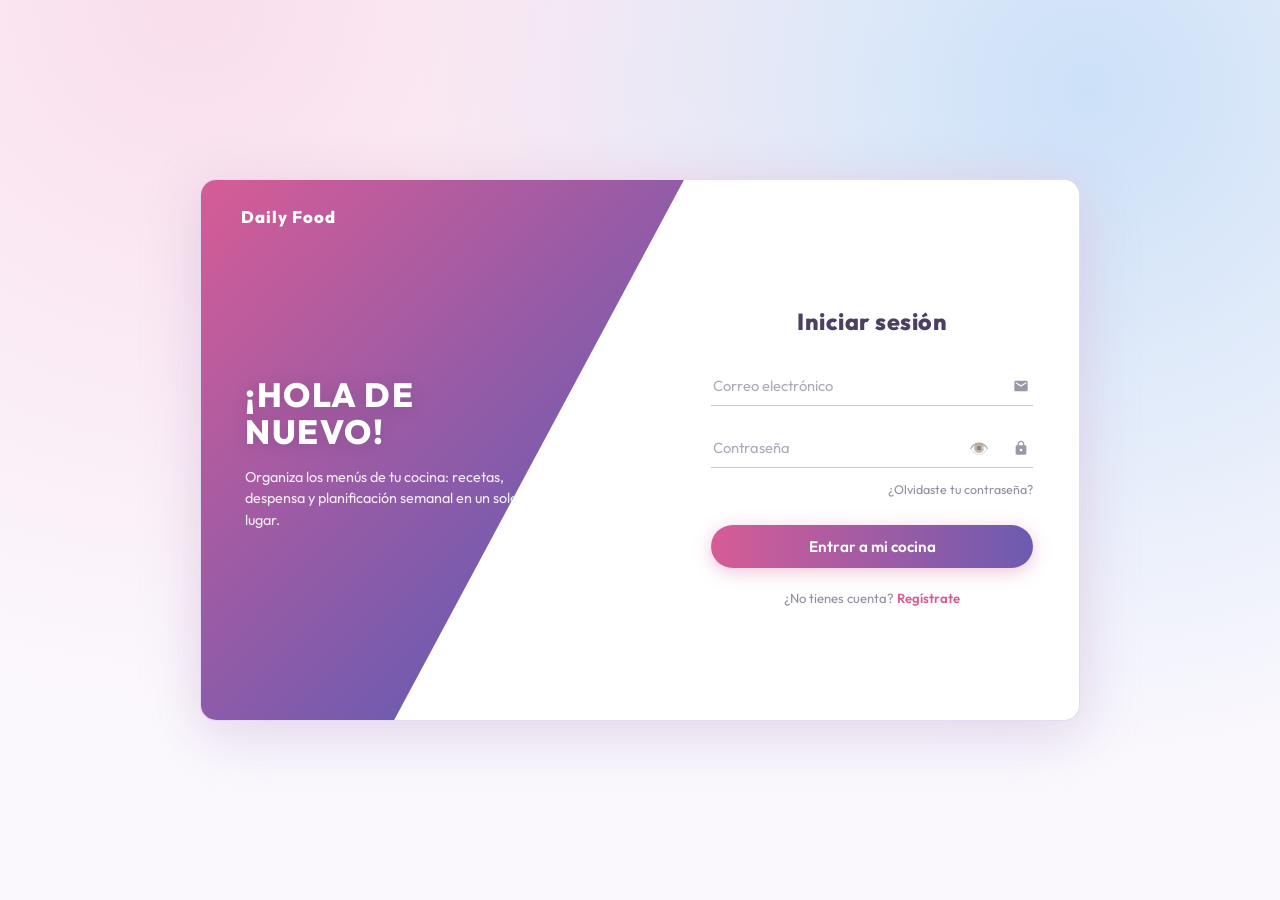
<file: FRONTEND/HTML/index.html>
<!DOCTYPE html>
<html lang="es">
<head>
    <meta charset="UTF-8" />
    <meta name="viewport" content="width=device-width, initial-scale=1.0" />
    <title>MenuChef · Organiza tus menús de cocina</title>
    <link rel="stylesheet" href="../CSS/index.css" />
</head>
<body>

    <main class="auth">
        <input type="radio" name="tab" id="tab-login" checked />
        <input type="radio" name="tab" id="tab-register" />

        <aside class="brand">
            <div class="logo">Daily Food</div>
            <h1 class="t t-login">¡Hola de<br />nuevo!</h1>
            <h1 class="t t-register">Únete a<br />Daily Food</h1>
            <p class="t t-login">Organiza los menús de tu cocina: recetas, despensa y planificación semanal en un solo lugar.</p>
            <p class="t t-register">Crea tu cuenta gratis y empieza a planificar los menús de tu cocina hoy mismo.</p>
        </aside>

        <section class="panel">

            <!-- LOGIN -->
            <form class="form form-login" id="form-login" action="#" method="post">
                <h2>Iniciar sesión</h2>

                <div class="field">
                    <label class="sr-only" for="login-email">Correo electrónico</label>
                    <input type="email" id="login-email" placeholder="Correo electrónico" required />
                    <span class="icon"><svg viewBox="0 0 24 24"><path d="M20 4H4c-1.1 0-2 .9-2 2v12c0 1.1.9 2 2 2h16c1.1 0 2-.9 2-2V6c0-1.1-.9-2-2-2zm0 4-8 5-8-5V6l8 5 8-5v2z" /></svg></span>
                </div>

                <div class="field">
                    <label class="sr-only" for="login-pass">Contraseña</label>
                    <input type="password" id="login-pass" placeholder="Contraseña" required />
                    <!-- ➕ botón mostrar/ocultar -->
                    <button type="button" class="toggle-pass" data-target="login-pass" title="Mostrar/ocultar" tabindex="-1">👁️</button>
                    <span class="icon"><svg viewBox="0 0 24 24"><path d="M18 8h-1V6c0-2.8-2.2-5-5-5S7 3.2 7 6v2H6c-1.1 0-2 .9-2 2v10c0 1.1.9 2 2 2h12c1.1 0 2-.9 2-2V10c0-1.1-.9-2-2-2zm-6 9c-1.1 0-2-.9-2-2s.9-2 2-2 2 .9 2 2-.9 2-2 2zm3.1-9H8.9V6c0-1.7 1.4-3.1 3.1-3.1s3.1 1.4 3.1 3.1v2z" /></svg></span>
                </div>

                <a class="forgot" href="#">¿Olvidaste tu contraseña?</a>
                <button type="submit" class="btn">Entrar a mi cocina</button>
                <p class="swap">¿No tienes cuenta? <label for="tab-register">Regístrate</label></p>
            </form>

            <!-- REGISTRO -->
            <form class="form form-register" id="form-register" action="#" method="post">
                <h2>Crear cuenta</h2>

                <div class="field">
                    <label class="sr-only" for="reg-nombre">Nombre completo</label>
                    <input type="text" id="reg-nombre" placeholder="Nombre completo" required />
                    <span class="icon"><svg viewBox="0 0 24 24"><path d="M12 12c2.7 0 5-2.3 5-5s-2.3-5-5-5-5 2.3-5 5 2.3 5 5 5zm0 2c-3.3 0-10 1.7-10 5v3h20v-3c0-3.3-6.7-5-10-5z" /></svg></span>
                </div>

                <div class="field">
                    <label class="sr-only" for="reg-email">Correo electrónico</label>
                    <input type="email" id="reg-email" placeholder="Correo electrónico" required />
                    <span class="icon"><svg viewBox="0 0 24 24"><path d="M20 4H4c-1.1 0-2 .9-2 2v12c0 1.1.9 2 2 2h16c1.1 0 2-.9 2-2V6c0-1.1-.9-2-2-2zm0 4-8 5-8-5V6l8 5 8-5v2z" /></svg></span>
                </div>

                <div class="field">
                    <label class="sr-only" for="reg-pass">Contraseña</label>
                    <input type="password" id="reg-pass" placeholder="Contraseña" minlength="8" required />
                    <!-- ➕ botón mostrar/ocultar -->
                    <button type="button" class="toggle-pass" data-target="reg-pass" title="Mostrar/ocultar" tabindex="-1">👁️</button>
                    <span class="icon"><svg viewBox="0 0 24 24"><path d="M18 8h-1V6c0-2.8-2.2-5-5-5S7 3.2 7 6v2H6c-1.1 0-2 .9-2 2v10c0 1.1.9 2 2 2h12c1.1 0 2-.9 2-2V10c0-1.1-.9-2-2-2zm-6 9c-1.1 0-2-.9-2-2s.9-2 2-2 2 .9 2 2-.9 2-2 2zm3.1-9H8.9V6c0-1.7 1.4-3.1 3.1-3.1s3.1 1.4 3.1 3.1v2z" /></svg></span>
                </div>

                <button type="submit" class="btn">Crear cuenta</button>
                <p class="swap">¿Ya tienes cuenta? <label for="tab-login">Inicia sesión</label></p>
            </form>
        </section>
    </main>

    <script src="../JS/api.js"></script>
    <script src="../JS/toast.js"></script>
    <script src="../JS/login.js"></script>
</body>
</html>
</file>
<file: FRONTEND/CSS/index.css>
@import url('https://fonts.googleapis.com/css2?family=Outfit:wght@400;600;800&display=swap');

/* ===== PALETA PASTEL DREAMLAND ===== */
:root{
  --lila:       #B5A8DB;
  --rosa-claro: #F8C8DD;
  --rosa:       #F592B8;
  --azul-claro: #A8D3F5;
  --azul:       #93C4F1;
  /* Derivados profundos para legibilidad */
  --tinta:      #4B3F63;
  --rosa-texto: #D65C96;
  --lila-texto: #6C5BB1;
  --azul-texto: #4A8FD4;
  --card:       #FFFFFF;
  --linea:      rgba(75,63,99,.12);
}

*{ margin:0; padding:0; box-sizing:border-box; }

body{
  font-family:'Outfit', system-ui, sans-serif;
  min-height:100vh;
  display:flex; align-items:center; justify-content:center;
  padding:24px;
  background:
    radial-gradient(circle at 15% 0%, rgba(248,200,221,.55), transparent 50%),
    radial-gradient(circle at 85% 10%, rgba(147,196,241,.45), transparent 50%),
    #FBF8FD;
  color:var(--tinta);
}

/* ===== TARJETA CON BORDE SUAVE ===== */
.auth{
  width:min(880px, 100%);
  min-height:540px;
  position:relative;
  background:var(--card);
  border:1px solid rgba(181,168,219,.4);
  border-radius:16px;
  box-shadow:0 20px 60px rgba(181,168,219,.3), 0 0 40px rgba(248,200,221,.35);
  overflow:hidden;
}

    .auth > input[type="radio"]{
      position:absolute;
      opacity:0;
      pointer-events:none;
    }

/* ===== PANEL IZQUIERDO (DIAGONAL) ===== */
.brand{
  position:absolute;
  inset:0;
  clip-path:polygon(0 0, 55% 0, 22% 100%, 0 100%);
  /* Tonos profundos de la misma paleta para que el texto blanco se lea */
  background:linear-gradient(135deg, var(--rosa-texto), var(--lila-texto) 55%, var(--azul-texto));
  display:flex;
  flex-direction:column;
  justify-content:center;
  gap:16px;
  padding:56px 0 48px 44px;
}

.logo{
  position:absolute;
  top:26px; left:40px;
  font-weight:800; letter-spacing:1px; font-size:1.05rem;
  color:#fff;
}

.brand h1{
  font-size:2.1rem; font-weight:800;
  text-transform:uppercase; letter-spacing:1.5px; line-height:1.1;
  color:#fff;
  text-shadow:0 2px 14px rgba(75,63,99,.25);
}

.brand p{
  max-width:32ch;
  font-size:.9rem; line-height:1.5;
  color:rgba(255,255,255,.9);
}

/* Textos que cambian según la pestaña */
#tab-login:checked ~ .brand .t-register,
#tab-register:checked ~ .brand .t-login{ display:none; }

/* ===== PANEL DERECHO ===== */
.panel{
  position:relative;
  margin-left:57%; width:43%;
  min-height:540px;
  padding:52px 46px 40px 10px;
  display:flex; flex-direction:column; justify-content:center;
}

.form{ display:none; flex-direction:column; gap:22px; animation:aparecer .4s ease; }

@keyframes aparecer{ from{ opacity:0; transform:translateY(10px); } }

#tab-login:checked ~ .panel .form-login,
#tab-register:checked ~ .panel .form-register{ display:flex; }

.form h2{
  text-align:center;
  font-size:1.45rem; font-weight:800; letter-spacing:.5px;
  color:var(--tinta);
  margin-bottom:8px;
}

/* ===== INPUTS MINIMALISTAS (solo línea inferior) ===== */
.field{ position:relative; }

    .field input{
      width:100%;
      background:transparent;
      border:none;
      border-bottom:1px solid rgba(75,63,99,.3);
      padding:10px 30px 10px 2px;
      font:inherit; font-size:.92rem;
      color:var(--tinta);
      caret-color:var(--rosa-texto);
      transition:border-color .25s;
    }

        .field input::placeholder{ color:rgba(75,63,99,.45); }

        .field input:focus{
          outline:none;
          border-bottom-color:var(--rosa-texto);
        }

.icon{
  position:absolute; right:4px; top:50%;
  transform:translateY(-50%);
  color:rgba(75,63,99,.55);
  pointer-events:none;
  transition:color .25s;
}

    .icon svg{ width:16px; height:16px; fill:currentColor; display:block; }

.field:focus-within .icon{ color:var(--rosa-texto); }

.forgot{
  align-self:flex-end;
  margin-top:-8px;
  font-size:.78rem;
  color:rgba(75,63,99,.6);
  text-decoration:none;
}

    .forgot:hover{
      color:var(--rosa-texto);
      text-decoration:underline;
    }

/* ===== BOTÓN PÍLDORA CON DEGRADADO ===== */
.btn{
  margin-top:6px;
  padding:12px;
  border:none; border-radius:999px;
  background:linear-gradient(90deg, var(--rosa-texto), var(--lila-texto));
  color:#fff;
  font:inherit; font-weight:600; font-size:.95rem;
  cursor:pointer;
  box-shadow:0 4px 18px rgba(214,92,150,.35);
  transition:filter .25s, transform .15s;
}

    .btn:hover{ filter:brightness(1.1); }

    .btn:active{ transform:scale(.98); }

/* ===== ENLACE PARA CAMBIAR DE FORMULARIO ===== */
.swap{
  text-align:center;
  font-size:.82rem;
  color:rgba(75,63,99,.6);
}

    .swap label{
      color:var(--rosa-texto);
      font-weight:600;
      cursor:pointer;
    }

        .swap label:hover{ text-decoration:underline; }

/* Accesibilidad: label oculto pero disponible para lectores de pantalla */
.sr-only{
  position:absolute;
  width:1px; height:1px; margin:-1px;
  overflow:hidden; clip:rect(0 0 0 0); white-space:nowrap;
}

/* ===== RESPONSIVE ===== */
@media (max-width:760px){
  .brand{
    position:relative; inset:auto;
    clip-path:none;
    padding:28px 28px 22px;
    gap:10px;
  }

  .logo{ position:static; margin-bottom:4px; }

  .brand h1{ font-size:1.5rem; }

  .panel{
    margin:0; width:100%;
    min-height:auto;
    padding:36px 28px;
  }
}

/* Necesario para que el botón se posicione dentro del campo */
.field{ position: relative; }

/* Botón mostrar/ocultar contraseña */
.toggle-pass{
  position: absolute;
  right: 40px;            /* deja espacio para el SVG del candado */
  top: 50%;
  transform: translateY(-50%);
  background: transparent;
  border: none;
  cursor: pointer;
  font-size: 1rem;
  opacity: .55;
  padding: 4px;
  transition: opacity .2s;
}
.toggle-pass:hover{ opacity: 1; }
</file>
<file: FRONTEND/CSS/menu.css>
@import url('https://fonts.googleapis.com/css2?family=Outfit:wght@400;600;800&display=swap');

/* ===== PALETA PASTEL DREAMLAND ===== */
:root{
  --lila:       #B5A8DB;
  --rosa-claro: #F8C8DD;
  --rosa:       #F592B8;
  --azul-claro: #A8D3F5;
  --azul:       #93C4F1;
  /* Derivados para legibilidad sobre fondo claro */
  --tinta:      #4B3F63;  /* texto principal */
  --rosa-texto: #D65C96;
  --lila-texto: #6C5BB1;
  --azul-texto: #4A8FD4;
  --card:       #FFFFFF;
  --linea:      rgba(75,63,99,.12);
}

*{ margin:0; padding:0; box-sizing:border-box; }

body{
  font-family:'Outfit', system-ui, sans-serif;
  min-height:100vh;
  background:
    radial-gradient(circle at 15% 0%, rgba(248,200,221,.55), transparent 50%),
    radial-gradient(circle at 85% 10%, rgba(147,196,241,.45), transparent 50%),
    #FBF8FD;
  color:var(--tinta);
  padding-bottom:60px;
}

/* ===== BARRA SUPERIOR ===== */
.topbar{
  display:flex; justify-content:space-between; align-items:center;
  padding:14px 28px;
  background:rgba(255,255,255,.65);
  backdrop-filter:blur(8px);
  border-bottom:1px solid var(--linea);
}

.logo{
  font-weight:800; letter-spacing:1px;
  color:var(--tinta); text-decoration:none;
  display:flex; align-items:center; gap:9px;
}

    .logo::before{
      content:"";
      width:10px; height:10px; border-radius:50%;
      background:var(--rosa);
    }

nav{ display:flex; gap:8px; }

    nav a{
      color:rgba(75,63,99,.7);
      text-decoration:none;
      font-size:.9rem; font-weight:600;
      padding:7px 14px; border-radius:999px;
      transition:.25s;
    }

        nav a:hover{ color:var(--tinta); }

        nav a.active{
          background:linear-gradient(90deg, var(--rosa-texto), var(--lila-texto));
          color:#fff;
        }


/* ===== FRANJA + BOTÓN FLOTANTE ===== */
.hero{
  position:relative; height:110px;
  background:var(--azul);
}
.fab{
  position:absolute; left:50%; top:100%;
  transform:translate(-50%,-50%);
  width:116px; height:116px; border-radius:50%;
  background:var(--lila);
  color:#fff;
  border:none; cursor:pointer; z-index:2;
  display:flex; flex-direction:column; align-items:center; justify-content:center; gap:2px;
  font:inherit; font-weight:600; font-size:.85rem;
  box-shadow:0 10px 30px rgba(245,146,184,.45), 0 0 25px rgba(181,168,219,.5);
  transition:transform .2s, box-shadow .2s;
}
.fab strong{ font-size:1.3rem; font-weight:800; }
.fab:hover{
  transform:translate(-50%,-50%) scale(1.06);
  box-shadow:0 12px 34px rgba(245,146,184,.6), 0 0 36px rgba(181,168,219,.7);
}

/* ===== TARJETA DEL CALENDARIO ===== */
.wrap{ max-width:1000px; margin:86px auto 0; padding:0 20px; }
.cal-card{
  background:var(--card);
  border:1px solid rgba(181,168,219,.35);
  border-radius:20px;
  box-shadow:0 20px 60px rgba(181,168,219,.25), 0 0 40px rgba(248,200,221,.2);
  padding:28px 28px 24px;
  overflow:hidden;
}

.cal-head{ display:flex; align-items:center; gap:12px; margin-bottom:18px; }
.cal-title{ flex:1; display:flex; align-items:baseline; justify-content:space-between; gap:16px; }
#txt-mes{ font-size:2rem; font-weight:600; text-transform:lowercase; letter-spacing:1px; color:var(--tinta); }
.anio{
  font-size:2.2rem; font-weight:800;
  background:linear-gradient(90deg, var(--rosa-texto), var(--azul-texto));
  -webkit-background-clip:text; background-clip:text; color:transparent;
}
.nav-btn{
  width:40px; height:40px; border-radius:50%;
  background:transparent; border:1px solid rgba(75,63,99,.2);
  color:var(--tinta); font-size:1rem; cursor:pointer; transition:.25s;
}
.nav-btn:hover{ background:var(--rosa); border-color:var(--rosa); color:#fff; }

/* Días de la semana */
.week{
  display:grid; grid-template-columns:repeat(7,1fr);
  background:rgba(181,168,219,.18);
  border:1px solid var(--linea); border-bottom:none;
  border-radius:10px 10px 0 0; overflow:hidden;
}
.week span{
  padding:10px 4px; text-align:center;
  font-size:.75rem; font-weight:600; letter-spacing:.5px;
  color:rgba(75,63,99,.75);
  border-left:1px solid var(--linea);
}
.week span:first-child{ border-left:none; }

/* Rejilla de días */
.grid{
  display:grid; grid-template-columns:repeat(7,1fr);
  border-left:1px solid var(--linea); border-bottom:1px solid var(--linea);
}
.dia{
  min-height:96px; padding:6px;
  border-top:1px solid var(--linea); border-right:1px solid var(--linea);
  display:flex; flex-direction:column; gap:4px;
  cursor:pointer; transition:background .2s;
}
.dia:hover{ background:rgba(248,200,221,.25); }
.dia .num{ align-self:flex-end; font-size:.8rem; font-weight:600; color:rgba(75,63,99,.8); }
.dia.otro{ opacity:.35; cursor:default; }
.dia.hoy{ box-shadow:inset 0 0 0 1.5px var(--rosa); }
.dia.hoy .num{ color:var(--rosa-texto); font-weight:800; }

/* Etiquetas de platos: lila = desayuno, rosa = comida, azul = cena */
.chip{
  display:flex; align-items:center; gap:4px;
  font-size:.68rem; padding:3px 7px; border-radius:999px;
  white-space:nowrap; overflow:hidden; text-overflow:ellipsis;
  border:1px solid transparent;
}
.chip::after{ content:"×"; margin-left:auto; opacity:0; transition:opacity .2s; }
.chip:hover::after{ opacity:1; }
.t-desayuno{ background:rgba(181,168,219,.25); border-color:rgba(108,91,177,.45); color:var(--lila-texto); }
.t-comida{ background:rgba(245,146,184,.18); border-color:rgba(214,92,150,.45); color:var(--rosa-texto); }
.t-cena{ background:rgba(147,196,241,.25); border-color:rgba(74,143,212,.45); color:var(--azul-texto); }

/* Leyenda */
.legend{
  display:flex; gap:20px; justify-content:center; align-items:center;
  padding:12px 0 4px; font-size:.75rem; color:rgba(75,63,99,.7);
}
.dot{ width:10px; height:10px; border-radius:50%; display:inline-block; margin-right:6px; vertical-align:middle; }
.d-desayuno{ background:var(--lila); }
.d-comida{ background:var(--rosa); }
.d-cena{ background:var(--azul); }

/* Notas */
.notes{ margin-top:10px; border-top:1px solid var(--linea); padding-top:14px; }
.notes h4{ font-size:.85rem; font-weight:600; letter-spacing:.5px; color:rgba(75,63,99,.75); margin-bottom:8px; }
.notes textarea{
  width:100%; resize:vertical;
  background:rgba(181,168,219,.08);
  border:1px solid var(--linea); border-radius:12px;
  color:var(--tinta); font:inherit; font-size:.88rem;
  padding:10px 12px;
}
.notes textarea::placeholder{ color:rgba(75,63,99,.4); }
.notes textarea:focus{
  outline:none; border-color:var(--lila);
  box-shadow:0 0 0 3px rgba(181,168,219,.3);
}

/* ===== MODAL ===== */
.modal{
  position:fixed; inset:0; z-index:10; padding:20px;
  background:rgba(75,63,99,.35); backdrop-filter:blur(4px);
  display:flex; align-items:center; justify-content:center;
  opacity:0; pointer-events:none; transition:opacity .25s;
}
.modal.open{ opacity:1; pointer-events:auto; }
.modal-card{
  width:min(420px,100%);
  background:var(--card);
  border:1px solid rgba(245,146,184,.5);
  border-radius:20px;
  box-shadow:0 0 40px rgba(245,146,184,.25);
  padding:26px;
  transform:translateY(12px); transition:transform .25s;
  color:var(--tinta);
}
.modal.open .modal-card{ transform:none; }
.modal-card h3{ margin-bottom:18px; font-size:1.2rem; }

.campo{
  display:flex; flex-direction:column; gap:6px; margin-bottom:14px;
  font-size:.8rem; font-weight:600; color:rgba(75,63,99,.75);
}
.campo input, .campo select{
  background:rgba(181,168,219,.1);
  border:1px solid var(--linea); border-radius:10px;
  padding:10px 12px; color:var(--tinta);
  font:inherit; font-size:.9rem; color-scheme:light;
}
.campo input::placeholder{ color:rgba(75,63,99,.4); }
.campo input:focus, .campo select:focus{
  outline:none; border-color:var(--rosa);
  box-shadow:0 0 0 3px rgba(245,146,184,.25);
}

.acciones{ display:flex; gap:10px; justify-content:flex-end; margin-top:6px; }
.btn{
  padding:10px 18px; border:none; border-radius:999px;
  background:linear-gradient(90deg, var(--rosa), var(--lila));
  color:#fff; font:inherit; font-weight:600; font-size:.88rem;
  cursor:pointer; transition:filter .2s;
}
.btn:hover{ filter:brightness(1.08); }
.btn.ghost{ background:transparent; border:1px solid rgba(75,63,99,.25); color:var(--tinta); }
.btn.ghost:hover{ border-color:var(--tinta); }

/* ===== RESPONSIVE ===== */
@media (max-width:700px){
  .wrap{ margin-top:70px; }
  .fab{ width:96px; height:96px; font-size:.75rem; }
  #txt-mes{ font-size:1.4rem; }
  .anio{ font-size:1.5rem; }
  .week span{ font-size:.6rem; }
  .dia{ min-height:64px; }
  .chip{ font-size:.6rem; padding:2px 5px; }
}

.error{
    min-height:1.2em;
    text-align:center;
    font-size:.8rem;
    color:var(--rosa-texto);
}
.sugerencias{ display:flex; gap:8px; flex-wrap:wrap; margin-top:4px; }
.sugerencia{
  background:linear-gradient(90deg, rgba(214,92,150,.15), rgba(108,91,177,.15));
  border:1px solid rgba(214,92,150,.5);
  color:var(--rosa-texto);
  border-radius:999px; padding:7px 14px;
  font:inherit; font-size:.8rem; font-weight:600; cursor:pointer;
  transition:.2s;
}
.sugerencia:hover{ background:var(--rosa-texto); color:#fff; }
.mini{ font-size:.75rem; color:rgba(75,63,99,.5); }
</file>
<file: FRONTEND/CSS/comida.css>
.titulo{ font-size:1.2rem; margin-bottom:16px; }

.lista{ display:flex; flex-direction:column; gap:10px; }

.item{
  display:flex; align-items:center; gap:12px;
  background:rgba(181,168,219,.1);
  border:1px solid var(--linea);
  border-radius:12px; padding:12px 14px;
}
.item .info{ flex:1; }
.item .nombre{ font-weight:600; }
.item .detalle{ font-size:.78rem; color:rgba(75,63,99,.6); margin-top:2px; }

.btn-borrar{
  background:transparent; border:1px solid rgba(224,86,74,.5); color:#E0564A;
  border-radius:999px; padding:6px 12px; font:inherit; font-size:.75rem; cursor:pointer;
  transition:.2s;
}
.btn-borrar:hover{ background:#E0564A; color:#fff;}

.vacio{ text-align:center; color:rgba(75,63,99,.5); font-size:.85rem; padding:20px 0; }
</file>
<file: FRONTEND/CSS/perfil.css>
@import url('https://fonts.googleapis.com/css2?family=Outfit:wght@400;600;800&display=swap');

/* ===== PALETA PASTEL DREAMLAND ===== */
:root{
  --lila:       #B5A8DB;
  --rosa-claro: #F8C8DD;
  --rosa:       #F592B8;
  --azul-claro: #A8D3F5;
  --azul:       #93C4F1;
  --tinta:      #4B3F63;
  --rosa-texto: #D65C96;
  --lila-texto: #6C5BB1;
  --azul-texto: #4A8FD4;
  --peligro:    #E0564A; /* coral para acciones destructivas */
  --card:       #FFFFFF;
  --linea:      rgba(75,63,99,.12);
}

*{ margin:0; padding:0; box-sizing:border-box; }

body{
  font-family:'Outfit', system-ui, sans-serif;
  min-height:100vh;
  background:
    radial-gradient(circle at 15% 0%, rgba(248,200,221,.55), transparent 50%),
    radial-gradient(circle at 85% 10%, rgba(147,196,241,.45), transparent 50%),
    #FBF8FD;
  color:var(--tinta);
  padding-bottom:80px;
}

/* ===== BARRA SUPERIOR ===== */
.topbar{
  display:flex; justify-content:space-between; align-items:center;
  padding:14px 28px;
  background:rgba(255,255,255,.65);
  backdrop-filter:blur(8px);
  border-bottom:1px solid var(--linea);
}

.logo{
  font-weight:800; letter-spacing:1px;
  color:var(--tinta); text-decoration:none;
  display:flex; align-items:center; gap:9px;
}

    .logo::before{
      content:"";
      width:10px; height:10px; border-radius:50%;
      background:var(--rosa);
    }

nav{ display:flex; gap:8px; }

    nav a{
      color:rgba(75,63,99,.7);
      text-decoration:none;
      font-size:.9rem; font-weight:600;
      padding:7px 14px; border-radius:999px;
      transition:.25s;
    }

        nav a:hover{ color:var(--tinta); }

        nav a.active{
          background:linear-gradient(90deg, var(--rosa-texto), var(--lila-texto));
          color:#fff;
        }

/* ===== TARJETAS ===== */
.wrap{
  max-width:760px;
  margin:40px auto 0;
  padding:0 20px;
  display:flex; flex-direction:column; gap:22px;
}

.card{
  background:var(--card);
  border:1px solid rgba(181,168,219,.35);
  border-radius:20px;
  box-shadow:0 20px 60px rgba(181,168,219,.25), 0 0 40px rgba(248,200,221,.2);
  padding:28px;
}

/* Cabecera de perfil */
.perfil-head{
  display:flex; gap:24px; align-items:center; flex-wrap:wrap;
  padding-bottom:22px;
  border-bottom:1px solid var(--linea);
}

.avatar-wrap{ display:flex; flex-direction:column; align-items:center; gap:10px; }

.avatar{
  width:96px; height:96px; border-radius:50%;
  background:linear-gradient(135deg, var(--lila), var(--rosa));
  background-size:cover; background-position:center;
  border:2px solid var(--rosa);
  box-shadow:0 0 25px rgba(245,146,184,.35);
  display:flex; align-items:center; justify-content:center;
  font-size:2rem; font-weight:800;
  color:#fff; text-shadow:0 1px 8px rgba(75,63,99,.3);
}

.mini-btn{
  font-size:.72rem; padding:5px 10px; border-radius:999px;
  cursor:pointer;
  color:var(--tinta);
  background:rgba(181,168,219,.15);
  border:1px solid var(--linea);
  transition:.25s;
}

    .mini-btn:hover{
      border-color:var(--rosa-texto);
      color:var(--rosa-texto);
    }

.perfil-id h1{ font-size:1.5rem; }

.perfil-id p{
  color:rgba(75,63,99,.65);
  font-size:.9rem;
  margin:4px 0 10px;
}

.chips{ display:flex; gap:8px; flex-wrap:wrap; }

.chip-info{
  font-size:.75rem; padding:5px 12px; border-radius:999px;
  background:rgba(181,168,219,.2);
  border:1px solid rgba(108,91,177,.4);
  color:var(--lila-texto);
}

/* Formulario */
.datos{ padding-top:22px; display:flex; flex-direction:column; gap:16px; }

h2{ font-size:1.05rem; letter-spacing:.5px; }

    h2.seg{ margin-top:8px; }

.grid-2{ display:grid; grid-template-columns:1fr 1fr; gap:14px; }

.campo{
  display:flex; flex-direction:column; gap:6px;
  font-size:.8rem; font-weight:600;
  color:rgba(75,63,99,.75);
}

    .campo input{
      background:rgba(181,168,219,.1);
      border:1px solid var(--linea); border-radius:10px;
      padding:10px 12px;
      color:var(--tinta);
      font:inherit; font-size:.9rem;
    }

        .campo input:focus{
          outline:none;
          border-color:var(--rosa);
          box-shadow:0 0 0 3px rgba(245,146,184,.25);
        }

/* Botones */
.acciones{ display:flex; justify-content:flex-end; gap:10px; margin-top:6px; }

.btn{
  padding:10px 18px; border:none; border-radius:999px;
  background:linear-gradient(90deg, var(--rosa-texto), var(--lila-texto));
  color:#fff;
  font:inherit; font-weight:600; font-size:.88rem;
  cursor:pointer;
  transition:filter .2s, box-shadow .2s;
}

    .btn:hover{ filter:brightness(1.1); }

    .btn.ghost{
      background:transparent;
      border:1px solid rgba(75,63,99,.25);
      color:var(--tinta);
    }

        .btn.ghost:hover{ border-color:var(--tinta); }

    .btn.danger{
      background:transparent;
      border:1px solid var(--peligro);
      color:var(--peligro);
    }

        .btn.danger:hover:not(:disabled){
          background:var(--peligro);
          color:#fff;
          box-shadow:0 0 20px rgba(224,86,74,.4);
        }

    .btn:disabled{ opacity:.4; cursor:not-allowed; }

.danger-card{ border-color:rgba(224,86,74,.4); }

    .danger-card p{
      font-size:.85rem;
      color:rgba(75,63,99,.6);
      margin:8px 0 14px;
    }

/* ===== MODALES ===== */
.modal{
  position:fixed; inset:0; z-index:10; padding:20px;
  background:rgba(75,63,99,.35);
  backdrop-filter:blur(4px);
  display:flex; align-items:center; justify-content:center;
  opacity:0; pointer-events:none;
  transition:opacity .25s;
}

    .modal.open{ opacity:1; pointer-events:auto; }

.modal-card{
  width:min(420px,100%);
  background:var(--card);
  border:1px solid rgba(245,146,184,.5);
  border-radius:20px;
  box-shadow:0 0 40px rgba(245,146,184,.25);
  padding:26px;
  transform:translateY(12px);
  transition:transform .25s;
  color:var(--tinta);
}

.modal.open .modal-card{ transform:none; }

.modal-card h3{ font-size:1.2rem; }

.modal-card p{
  font-size:.88rem;
  color:rgba(75,63,99,.7);
  margin:10px 0 16px;
}

.input-confirm{
  width:100%; margin-bottom:14px; letter-spacing:1px;
  background:rgba(181,168,219,.1);
  border:1px solid var(--linea); border-radius:10px;
  padding:10px 12px;
  color:var(--tinta);
  font:inherit; font-size:.9rem;
}

    .input-confirm:focus{
      outline:none;
      border-color:var(--rosa);
    }

/* ===== TOAST ===== */
.toast{
  position:fixed; left:50%; bottom:26px;
  transform:translate(-50%, 20px);
  background:var(--card);
  border:1px solid var(--rosa-texto);
  color:var(--tinta);
  padding:10px 22px; border-radius:999px;
  font-size:.88rem;
  box-shadow:0 0 25px rgba(245,146,184,.4);
  opacity:0; pointer-events:none;
  transition:.3s;
  z-index:20;
}

    .toast.show{
      opacity:1;
      transform:translate(-50%, 0);
    }

/* ===== RESPONSIVE ===== */
@media (max-width:600px){
  .grid-2{ grid-template-columns:1fr; }

  .perfil-head{ flex-direction:column; text-align:center; }

  .chips{ justify-content:center; }
}
</file>
